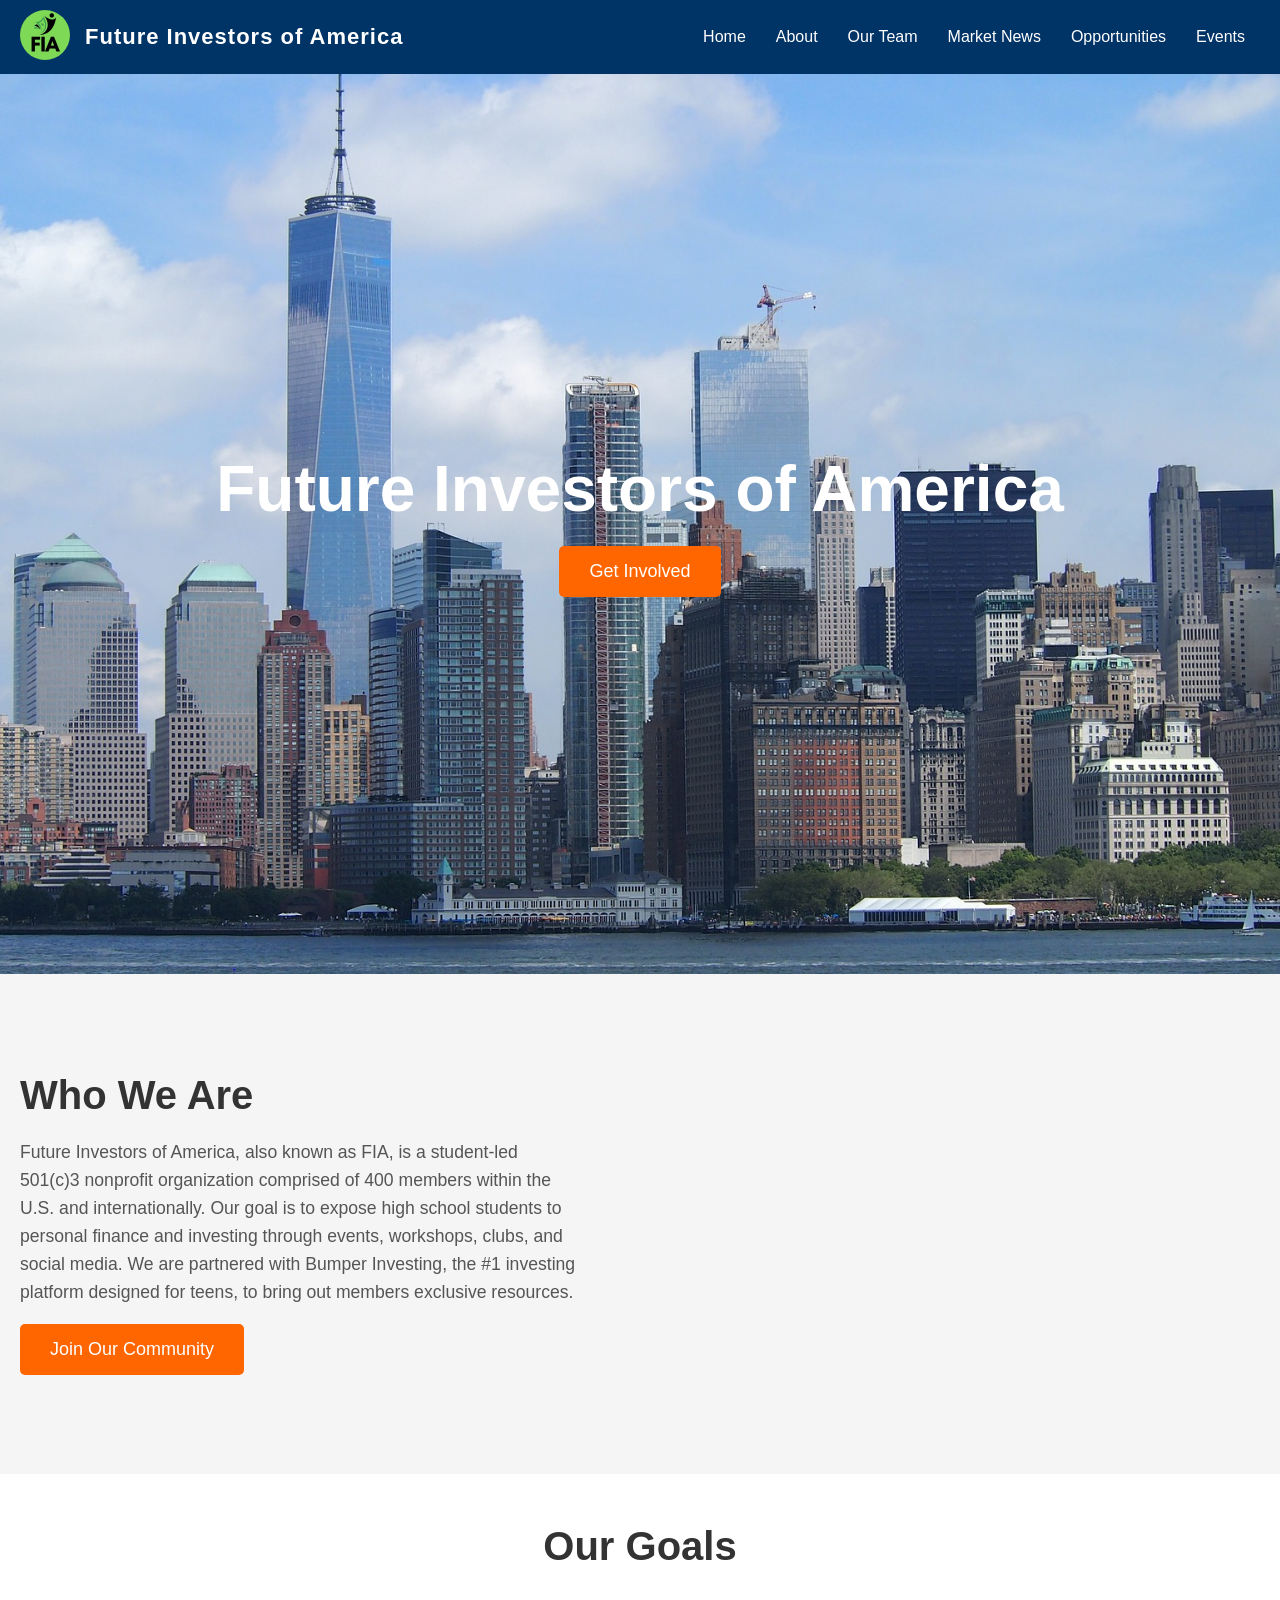
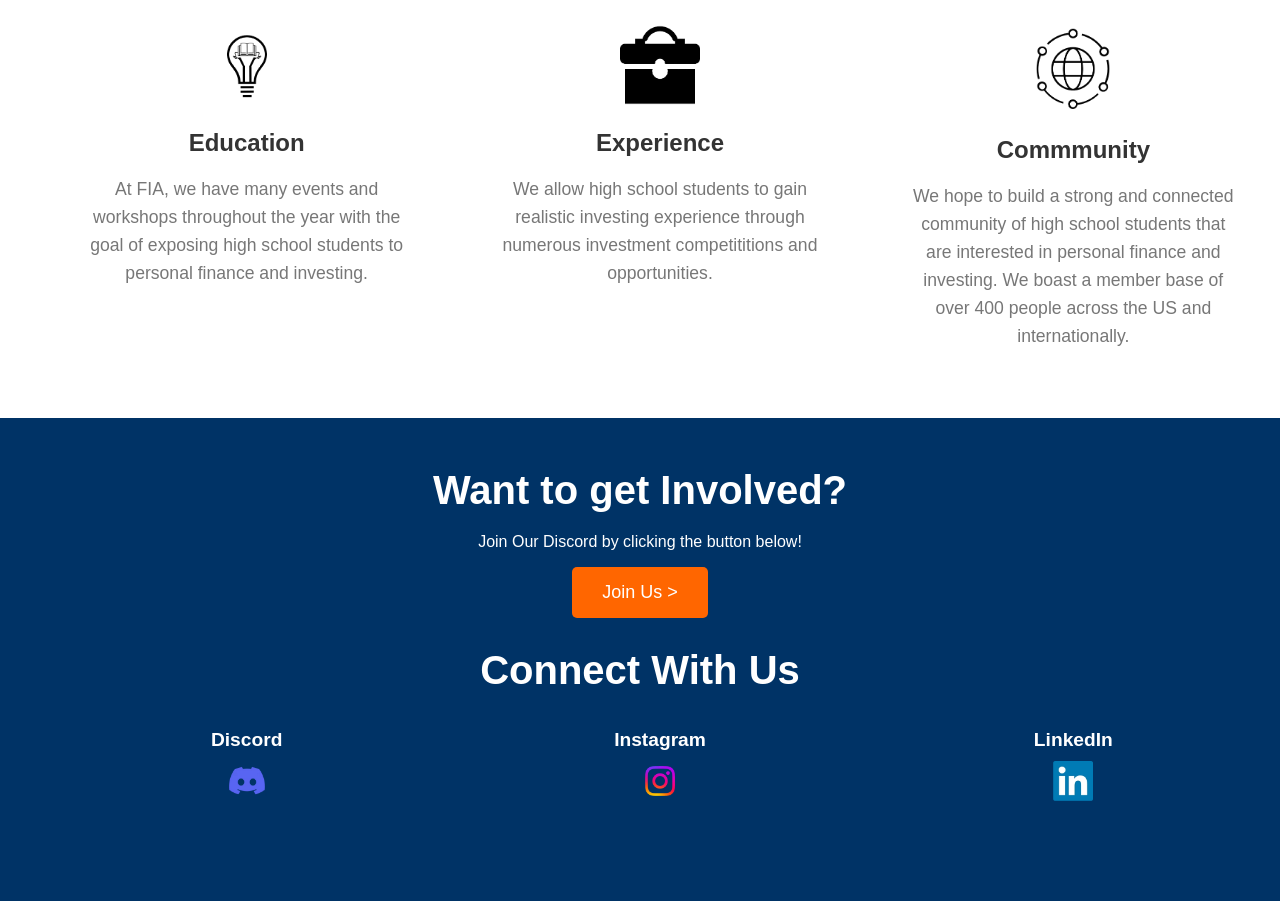
<file: index.html>
<!DOCTYPE html>
<html lang="en">
  <head>
    <meta charset="utf-8">
    <meta name="viewport" content="width=device-width, initial-scale=1.0">

    <link rel="apple-touch-icon" sizes="180x180" href="/apple-touch-icon.png">
    <link rel="icon" type="image/png" sizes="32x32" href="/favicon-32x32.png">
    <link rel="icon" type="image/png" sizes="16x16" href="/favicon-16x16.png">
    <link rel="manifest" href="/site.webmanifest">

    <link rel="stylesheet" href="mainV3.css"></link>
    <link rel="stylesheet" href="https://use.fontawesome.com/releases/v5.8.2/css/all.css"></link>
    <title>Future Investor's of America</title>
  </head>
  <body>
    <header>
      <nav id="navbar">
        <ul id="one">
            <li><img id="logo" src="img/FIALogo (1).jpg"></li>
            <li id="name"><b>Future Investors of America</b></li>
        </ul>
        <ul id="two">
            <li><a href="#mainSection">Home</a></li>
            <li><a href="#who">About</a></li>
            <li><a href="team.html">Our Team</a></li>
            <li><a href="news.html">Market News</a></li>
            <li><a href="opportunities.html">Opportunities</a></li>
            <li id="eventsLink"><a href="events.html">Events</a></li>
        </ul>
      </nav>
    </header>
    <main>
        <section id="mainSection">
            <h1>Future Investors of America</h1>
            <a href="events.html">
                <button id="invovledBtn">Get Involved</button>
            </a>
        </section>
        <section id="who">
            <section id="blurb">
                <h1>Who We Are</h1>
                <p>Future Investors of America, also known as FIA, is a student-led 501(c)3 nonprofit organization comprised of 400 members within the U.S. and internationally. Our goal is to expose high school students to personal finance and investing through events, workshops, clubs, and social media. We are partnered with Bumper Investing, the #1 investing platform designed for teens, to bring out members exclusive resources.</p>
                <a target="_blank" href="https://discord.gg/eRMZgt3uHq">
                    <button>Join Our Community</button>
                </a>
            </section>
            <section id="pic"></section>
        </section>
        <section id="goals">
            <h1>Our Goals</h1>
            <section id="pillars">
            <section>
                <ul>
                    <li><img src="img/education-removebg-preview (1).png"></li>
                    <li>
                        <h3><strong>Education</strong></h3>
                    </li>
                    <li>
                        <p id="problem">At FIA, we have many events and workshops throughout the year with the goal of exposing high school students to personal finance and investing.</p>
                    </li>
                </ul>
            </section>
            <section>
                <ul>
                    <li><img src="img/xp-removebg-preview (1).png"></li>
                    <li>
                        <h3><strong>Experience</strong></h3>
                    </li>
                    <li>
                        <p>We allow high school students to gain realistic investing experience through numerous investment competititions and opportunities.</p>
                    </li>
                </ul>
            </section>
            <section id="bad">
                <ul>
                    <li><img src="img/community-removebg-preview (1).png"></li>
                    <li>
                        <h3><strong>Commmunity</strong></h3>
                    </li>
                    <li>
                        <p>We hope to build a strong and connected community of high school students that are interested in personal finance and investing. We boast a member base of over 400 people across the US and internationally.</p>
                    </li>
                </ul>
            </section>
            </section>
        </section>

        <section id="CTA">
            <section id="split1">
                <h2>Want to get Involved?</h2>
                <p>Join Our Discord by clicking the button below!</p>
                <button><a target="_blank" href="https://discord.gg/eRMZgt3uHq">Join Us > </a></button> 
            </section>
            <section id="split2">
                <h1>Connect With Us</h1>
                <section id="grid">
                    <section>
                        <ul>
                            <li><h5>Discord</h5></li>
                            <li><a target="_blank" href="https://discord.gg/eRMZgt3uHq"><img src="img/discord.avif"></a></li>
                        </ul>
                    </section>
                    <section>
                        <ul>
                            <li><h5>Instagram</h5></li>
                            <li><a target="_blank" href="https://www.instagram.com/future_investors_of_america/"><img src="img/insta.avif"></a></li>
                        </ul>
                    </section>
                    <section>
                        <ul>
                            <li><h5>LinkedIn</h5></li>
                            <li><a target="_blank" href="https://www.linkedin.com/company/futureinvestorsofamerica/"><img src="img/linkedin.avif"></a></li>
                        </ul>
                    </section>
                </section>
            </section>
        </section>
    </main>
    <!--<footer>
        <p class="copyright">© 2025 Future Investors of America</p>
    </footer>-->
  </body>
</html>
</file>
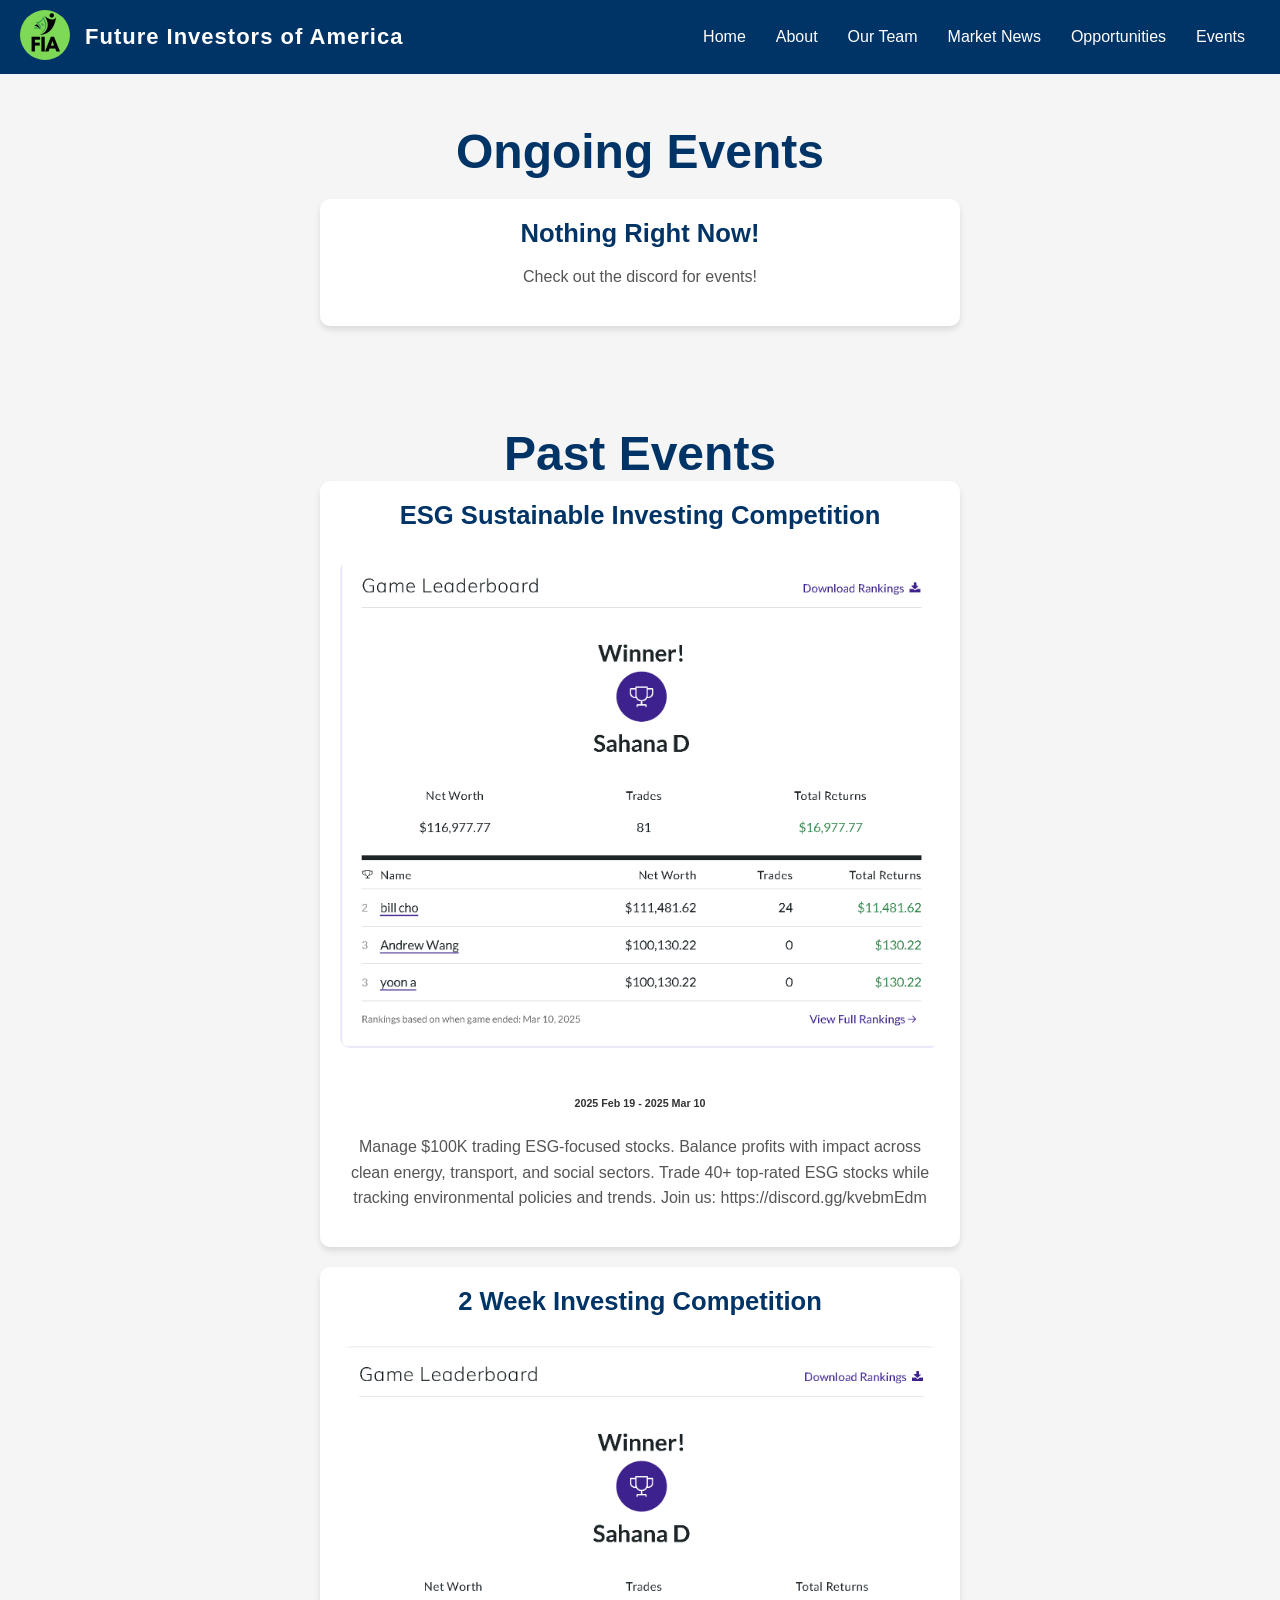
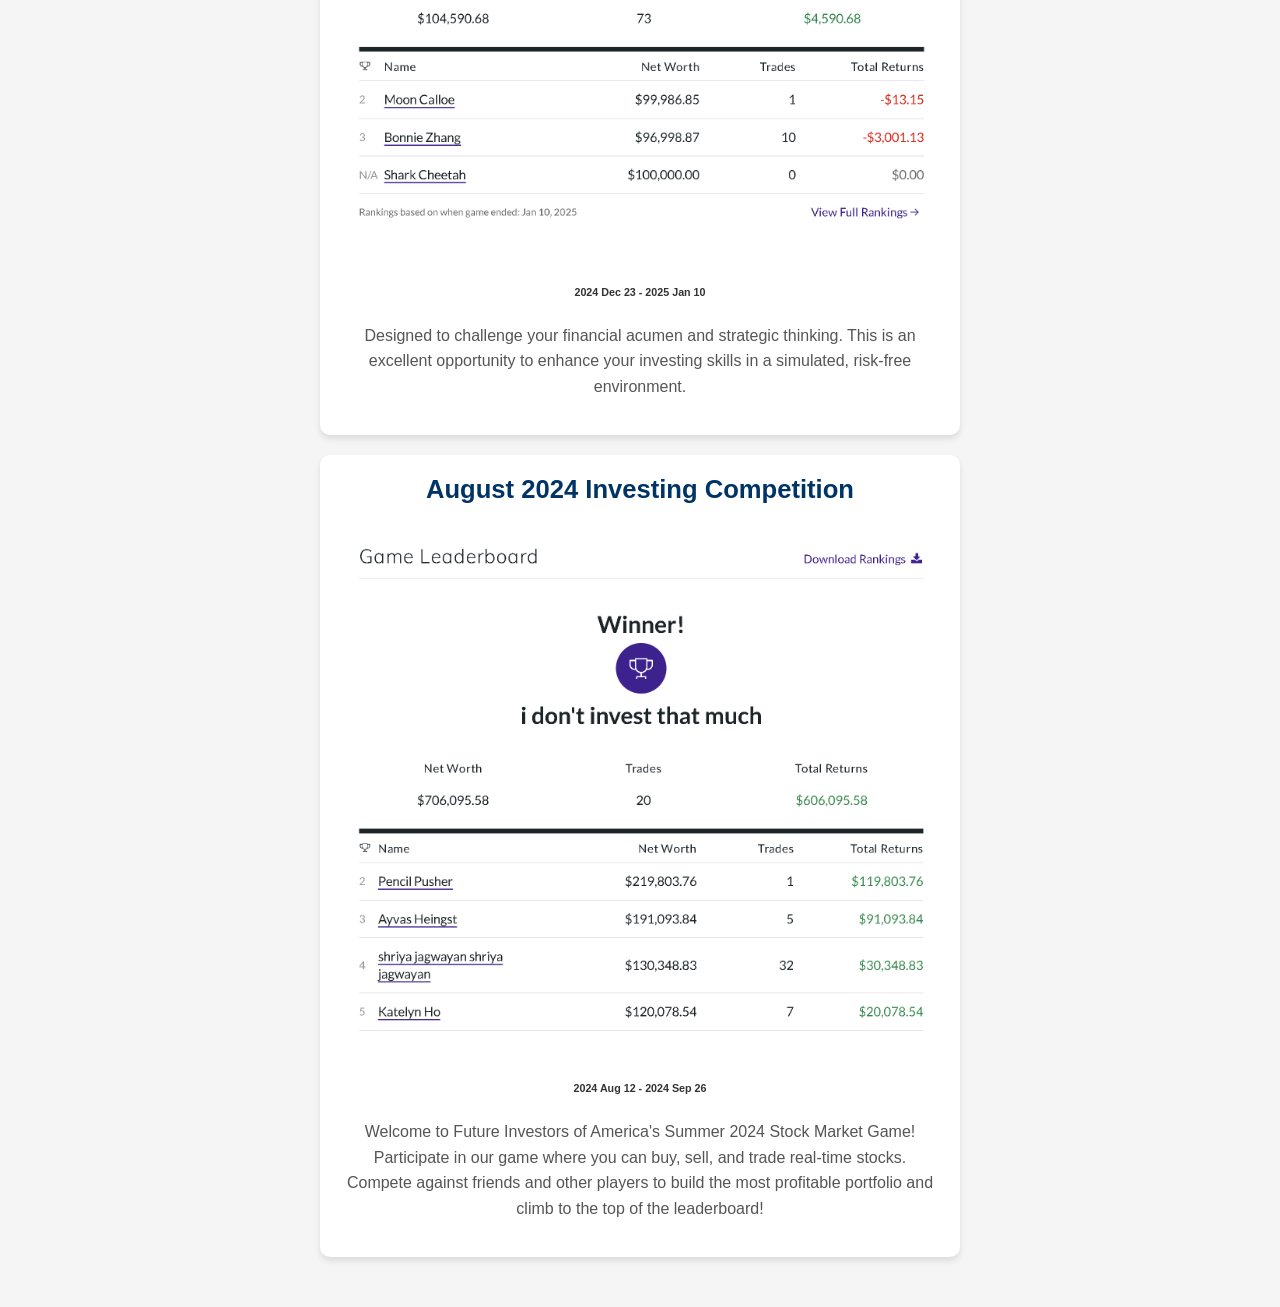
<file: events.html>
<!DOCTYPE html>
<html lang="en">
  <head>
    <meta charset="utf-8">
    <meta name="viewport" content="width=device-width, initial-scale=1.0">
    
    <link rel="apple-touch-icon" sizes="180x180" href="/apple-touch-icon.png">
    <link rel="icon" type="image/png" sizes="32x32" href="/favicon-32x32.png">
    <link rel="icon" type="image/png" sizes="16x16" href="/favicon-16x16.png">
    <link rel="manifest" href="/site.webmanifest">

    <link rel="stylesheet" href="eventsStylesV3.css"></link>
    <link rel="stylesheet" href="https://use.fontawesome.com/releases/v5.8.2/css/all.css"></link>
    <title>Future Investor's of America</title>
  </head>
  <body>
    <header>
      <nav id="navbar">
        <ul id="one">
            <li><img id="logo" src="img/FIALogo (1).jpg"></li>
            <li id="name"><b>Future Investors of America</b></li>
        </ul>
        <ul id="two">
            <li><a href="index.html">Home</a></li>
            <li><a href="index.html#who">About</a></li>
            <li><a href="team.html">Our Team</a></li>
            <li><a href="news.html">Market News</a></li>
            <li><a href="opportunities.html">Opportunities</a></li>
            <li id="eventsLink"><a href="#heading">Events</a></li>
        </ul>
      </nav>
    </header>
    <main>
        <section id="heading">
            <h1>Ongoing Events</h1>
            <div class="currentEvents">
              <div class="card">
                <h4>Nothing Right Now!</h4>
                <p>Check out the discord for events!</p>
              </div>
            </div>
        </section>
        <section id="heading2">
            <h1>Past Events</h1>
            <div class="pastComps">
              <div class="card">
                <h4>ESG Sustainable Investing Competition</h4>
                <img src="./img/Screenshot 2025-03-15 091529.png">
                <h6>2025 Feb 19 - 2025 Mar 10</h6>
                <p>Manage $100K trading ESG-focused stocks. Balance profits with impact across clean energy, transport, and social sectors. Trade 40+ top-rated ESG stocks while tracking environmental policies and trends. Join us: https://discord.gg/kvebmEdm</p>
              </div>
              <div class="card">
                <h4>2 Week Investing Competition</h4>
                <img src="./img/Screenshot 2025-03-15 093328.png">
                <h6>2024 Dec 23 - 2025 Jan 10</h6>
                <p>Designed to challenge your financial acumen and strategic thinking. This is an excellent opportunity to enhance your investing skills in a simulated, risk-free environment.</p>
              </div>
              <div class="card">
                <h4>August 2024 Investing Competition</h4>
                <img src="./img/Screenshot 2025-03-15 093551.png">
                <h6>2024 Aug 12 - 2024 Sep 26</h6>
                <p>Welcome to Future Investors of America's Summer 2024 Stock Market Game! Participate in our game where you can buy, sell, and trade real-time stocks. Compete against friends and other players to build the most profitable portfolio and climb to the top of the leaderboard!</p>
              </div>
            </div>
        </section>
    <!--<footer>
        <p class="copyright">© 2025 Future Investors of America</p>
    </footer>-->
  </body>
</html>
</file>
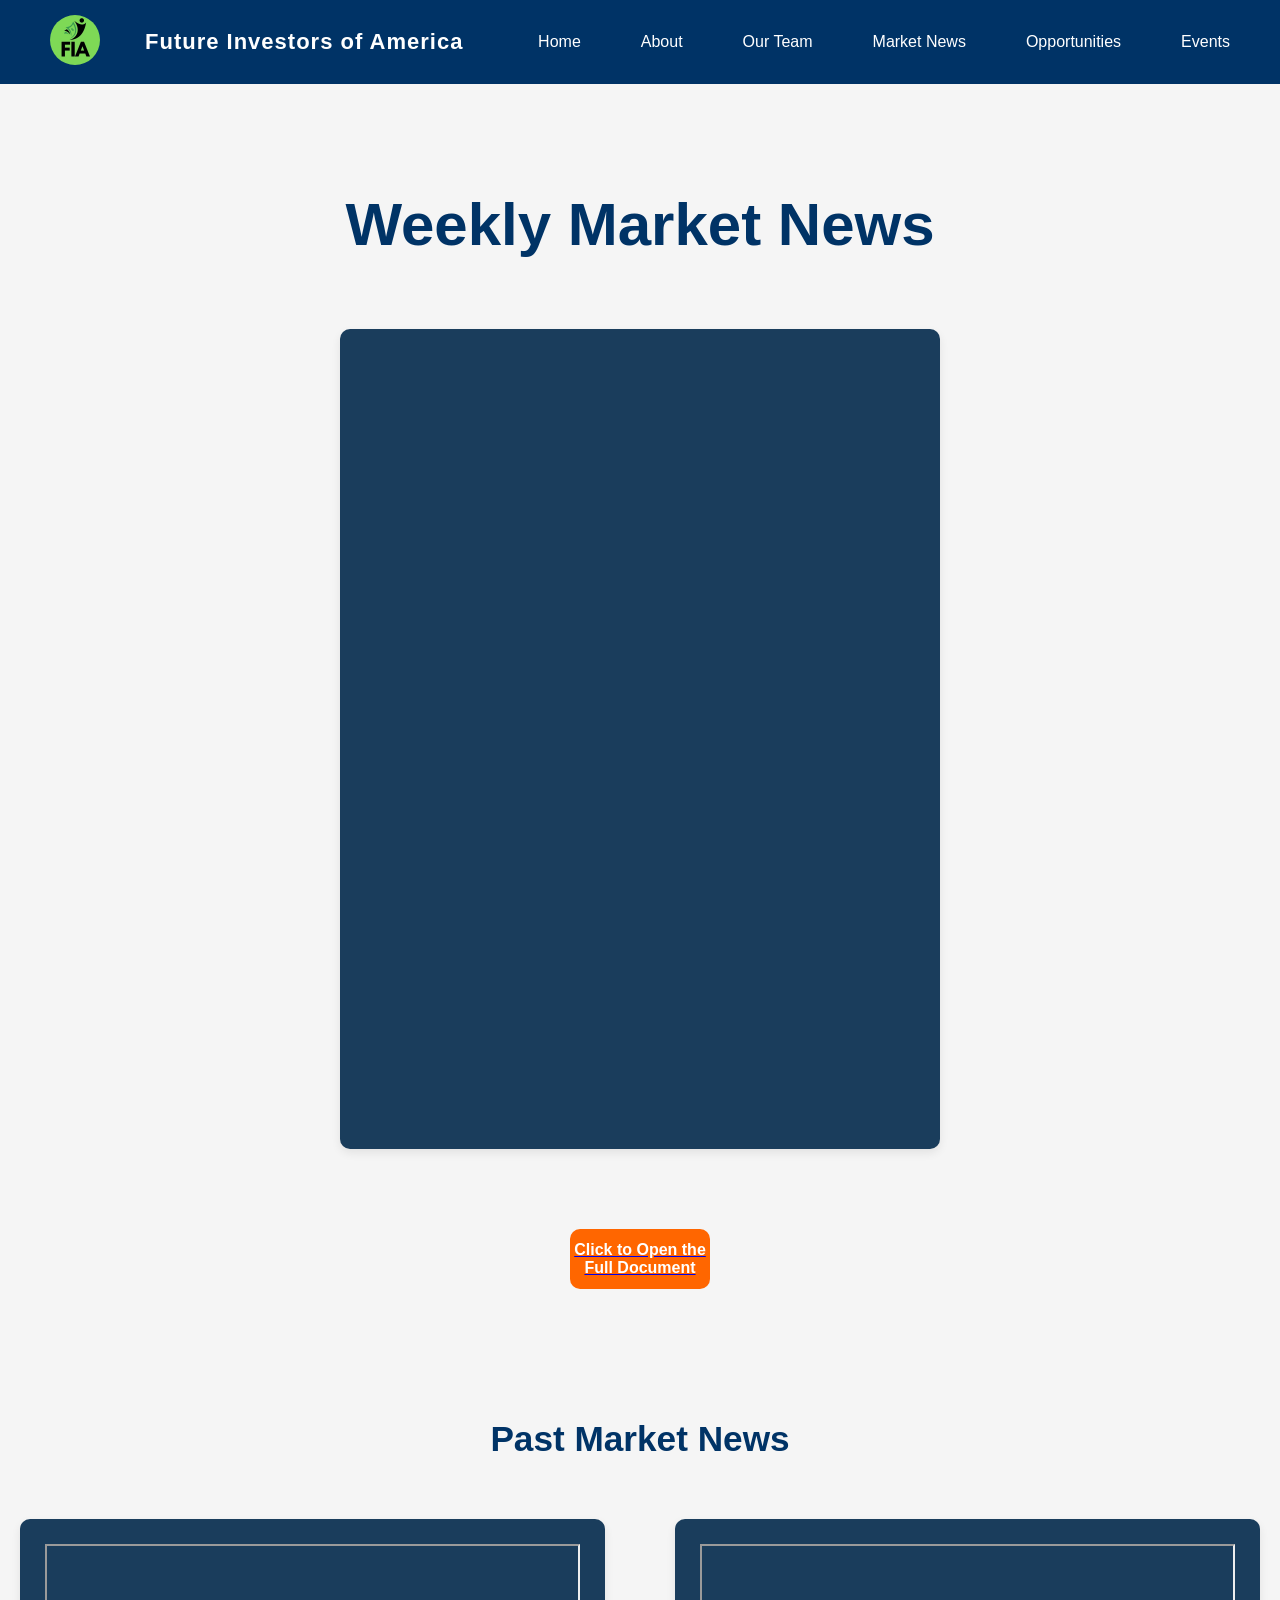
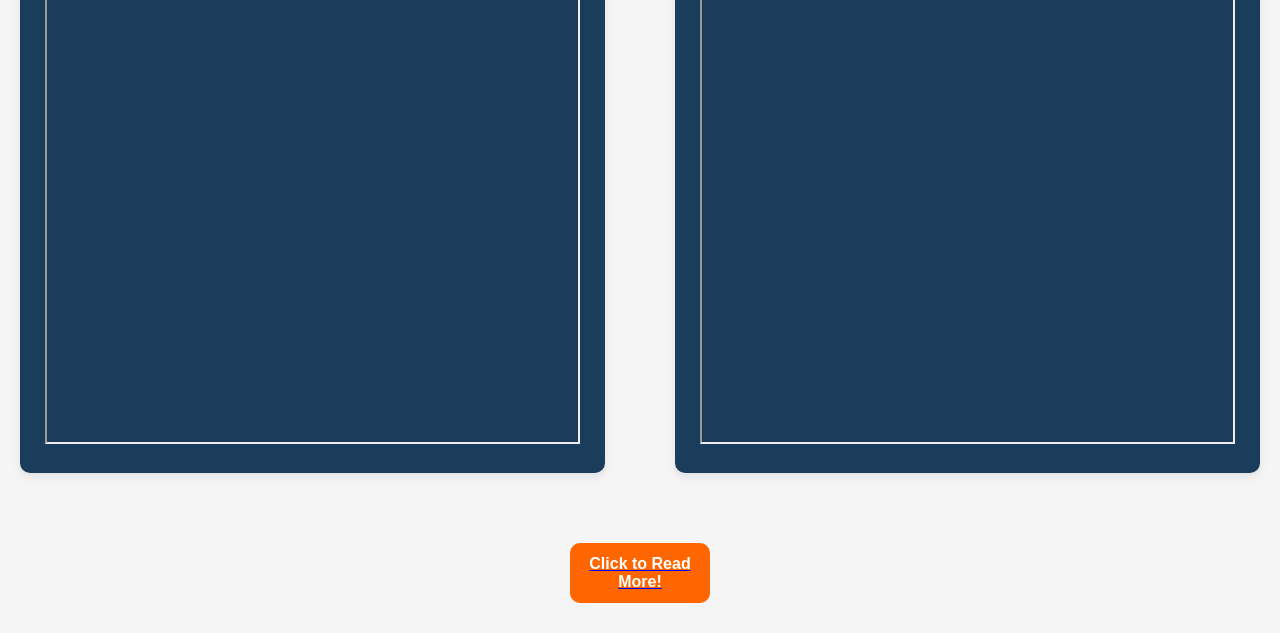
<file: news.html>
<!DOCTYPE html>
<html lang="en">
  <head>
    <meta charset="utf-8">
    <meta name="viewport" content="width=device-width, initial-scale=1.0">

    <link rel="apple-touch-icon" sizes="180x180" href="/apple-touch-icon.png">
    <link rel="icon" type="image/png" sizes="32x32" href="/favicon-32x32.png">
    <link rel="icon" type="image/png" sizes="16x16" href="/favicon-16x16.png">
    <link rel="manifest" href="/site.webmanifest">

    <link rel="stylesheet" href="newsStylesV3.css"></link>
    <link rel="stylesheet" href="https://use.fontawesome.com/releases/v5.8.2/css/all.css"></link>
    <title>Future Investor's of America</title>
  </head>
  <body>
    <header>
      <nav id="navbar">
        <ul id="one">
            <li><img id="logo" src="img/FIALogo (1).jpg"></li>
            <li id="name"><b>Future Investors of America</b></li>
        </ul>
        <ul id="two">
            <li><a href="index.html">Home</a></li>
            <li><a href="index.html#who">About</a></li>
            <li><a href="team.html">Our Team</a></li>
            <li><a href="#heading">Market News</a></li>
            <li><a href="opportunities.html">Opportunities</a></li>
            <li id="eventsLink"><a href="events.html">Events</a></li>
        </ul>
      </nav>
    </header>
    <main>
        <section id="heading">
            <h1>Weekly Market News</h1>
        </section>
        <section id="recent">
          <div class="card">
            <iframe src="https://docs.google.com/document/d/e/2PACX-1vQe_J5pJXuOaNnKu-MLnsa3EA7Y9UoFZq3zQqQ9bq4fwa5yZIkJIxC1NSqX_HEkJqYF44nYPDzyLHNj/pub?embedded=true"></iframe>
          </div>
          <a href="https://docs.google.com/document/d/1_eBqyfvs1qmnO3wJk8c_zHZAl7-JMAL8OhFCJBeZRLo/edit?usp=sharing" target="_blank">
            <button id="button1">Click to Open the Full Document</button>
          </a>
          </section>        
          <h3>Past Market News</h3>
        <section id="past">
          <div class="card">
            <iframe src="https://docs.google.com/document/d/e/2PACX-1vSF5oHwireW1TpfBkgxzxhr5pEUZWYihgHtSuQwmsgVQSyU0p5Ts1JOHqAO9EKbKugQLuG6SOwaHlBv/pub?embedded=true"></iframe>
          </div>
          <div class="card">
            <iframe src="https://docs.google.com/document/d/e/2PACX-1vSW0qGDH1LZzEICbgxPTsNBrA5Kp7c9vLYE_kWqmBA52d2wr6gCX0xG142eZTV2SV6WO-iVXzAIL5Xc/pub?embedded=true"></iframe>
          </div>
          <!-- Change doc links when done -->
        </section>
        <a href="https://drive.google.com/drive/folders/1obF62Zwj1urRFR1ZAWN6A-w291ugO2zE?usp=sharing" target="_blank">
          <button id="button2">Click to Read More!</button>
        </a>
          <!-- add button link when done -->
    </main>
    <!--<footer>
        <p class="copyright">© 2025 Future Investors of America</p>
    </footer>-->
  </body>
</html>
</file>
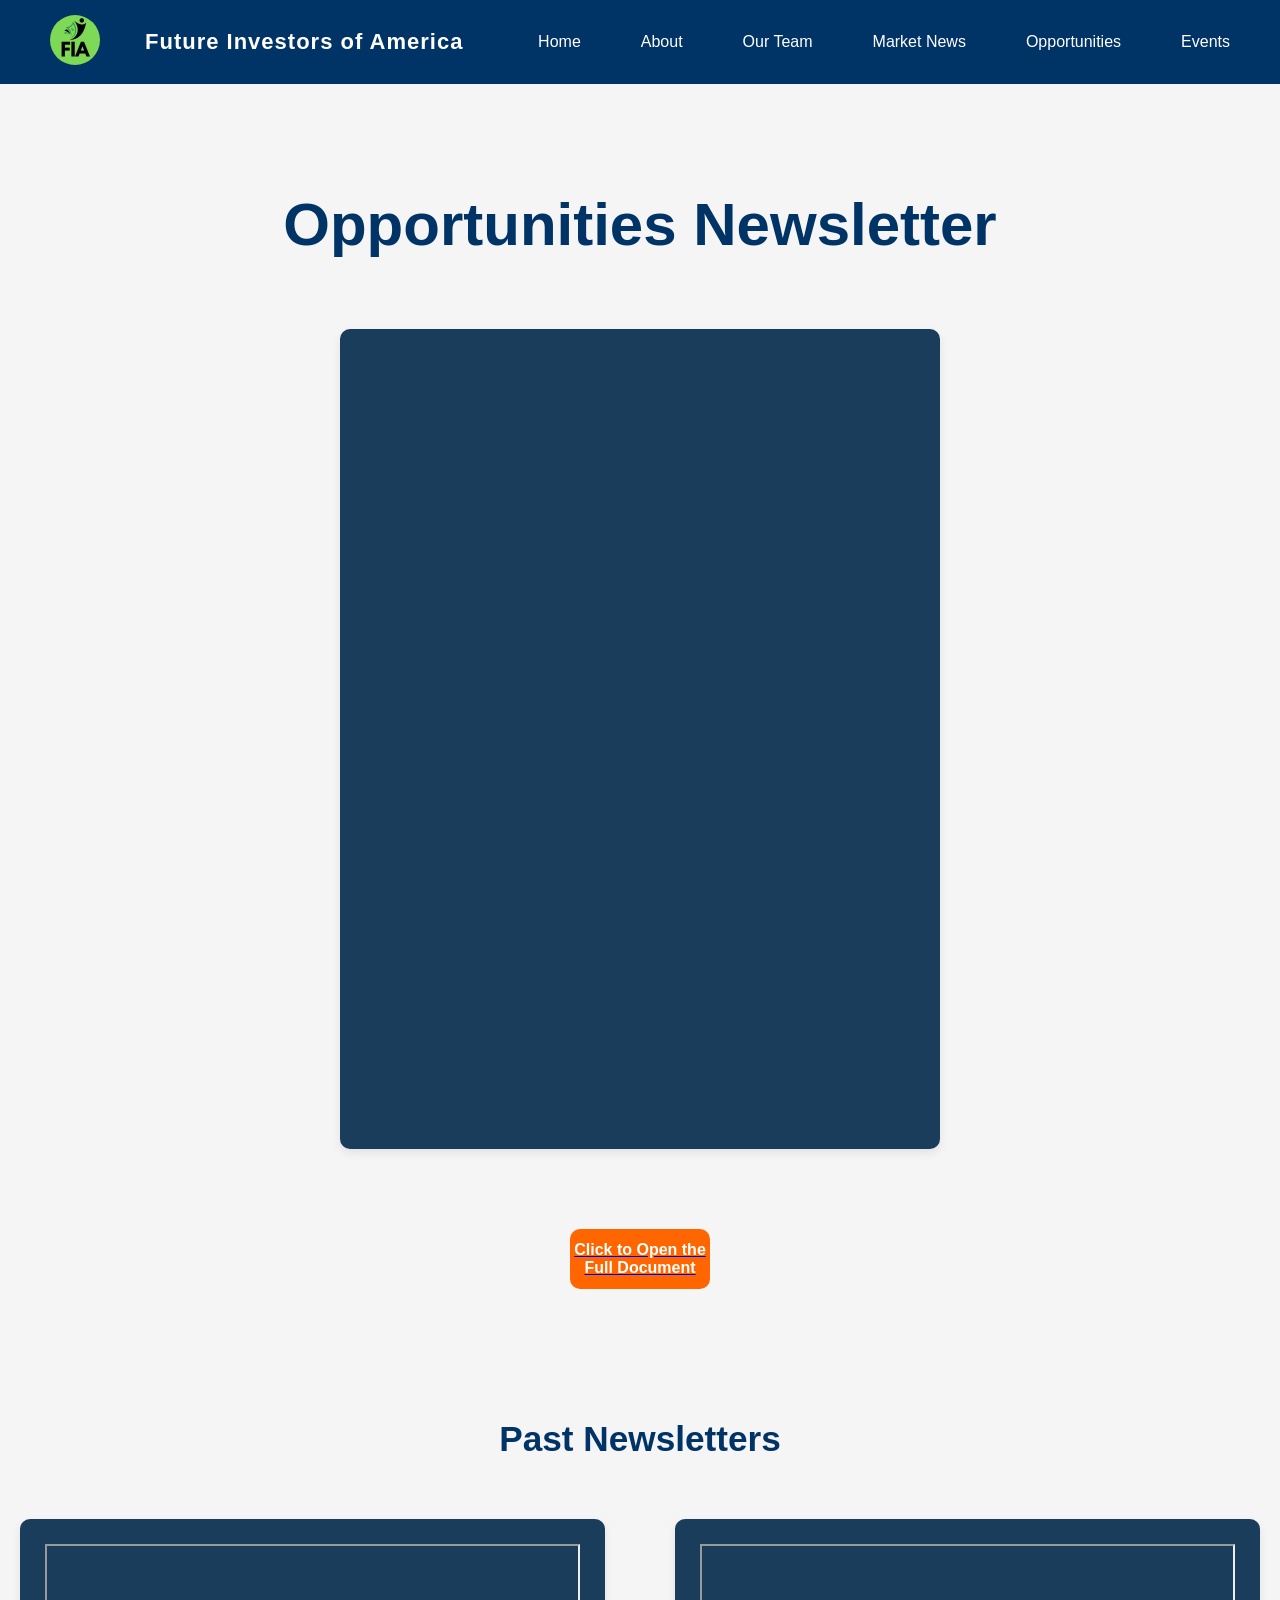
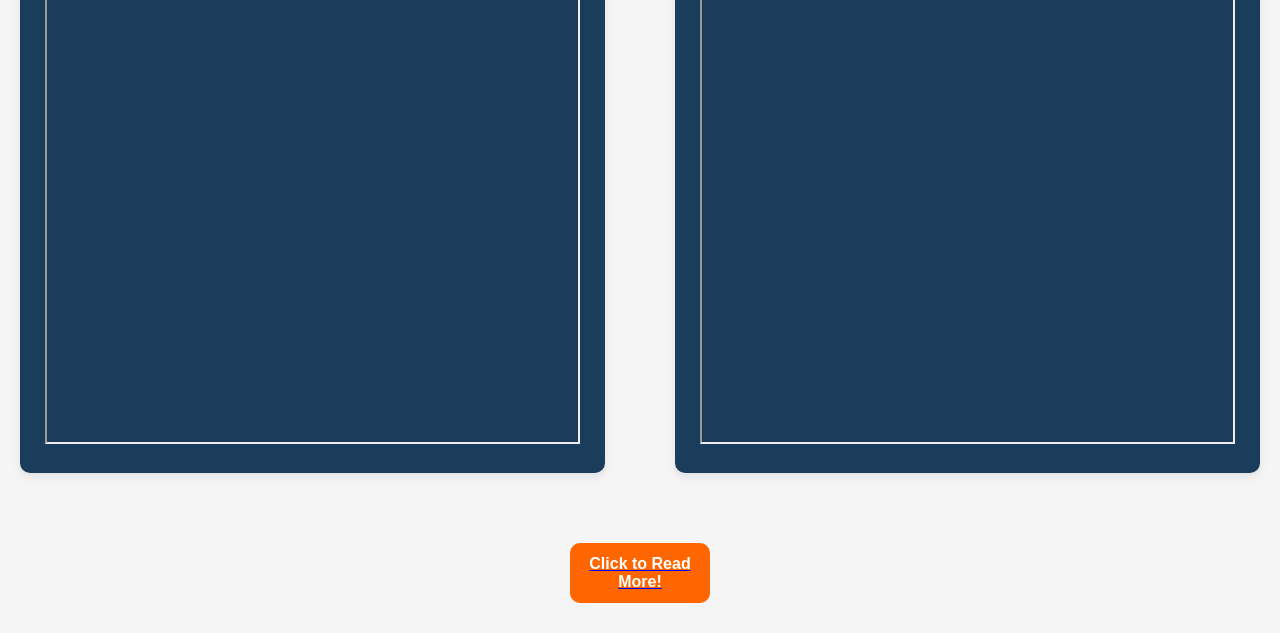
<file: opportunities.html>
<!DOCTYPE html>
<html lang="en">
  <head>
    <meta charset="utf-8">
    <meta name="viewport" content="width=device-width, initial-scale=1.0">

    <link rel="apple-touch-icon" sizes="180x180" href="/apple-touch-icon.png">
    <link rel="icon" type="image/png" sizes="32x32" href="/favicon-32x32.png">
    <link rel="icon" type="image/png" sizes="16x16" href="/favicon-16x16.png">
    <link rel="manifest" href="/site.webmanifest">

    <link rel="stylesheet" href="opportunitiesStylesV3.css"></link>
    <link rel="stylesheet" href="https://use.fontawesome.com/releases/v5.8.2/css/all.css"></link>
    <title>Future Investor's of America</title>
  </head>
  <body>
    <header>
      <nav id="navbar">
        <ul id="one">
            <li><img id="logo" src="img/FIALogo (1).jpg"></li>
            <li id="name"><b>Future Investors of America</b></li>
        </ul>
        <ul id="two">
            <li><a href="index.html">Home</a></li>
            <li><a href="index.html#who">About</a></li>
            <li><a href="team.html">Our Team</a></li>
            <li><a href="news.html">Market News</a></li>
            <li><a href="#heading">Opportunities</a></li>
            <li id="eventsLink"><a href="events.html">Events</a></li>
        </ul>
      </nav>
    </header>
    <main>
        <section id="heading">
            <h1>Opportunities Newsletter</h1>
        </section>
        <section id="recent">
          <div class="card">
            <iframe src="https://docs.google.com/document/d/e/2PACX-1vTKKI6isQyErptE_N2oulOfBjVuwZxEKFJRoiCJsPvZXbK-B_hlZ-Fdz_zg2SLkRv55cVsIjCsd3QRH/pub?embedded=true"></iframe>
          </div>
          <a href="https://docs.google.com/document/d/1unzb1nMdRcUQLWjUYHgr-0pZrQE92bksufSw5zgsI9c/edit?usp=sharing" target="_blank">
            <button id="button1">Click to Open the Full Document</button>
          </a>
          </section>        
          <h3>Past Newsletters</h3>
        <section id="past">
          <div class="card">
            <iframe src="https://docs.google.com/document/d/e/2PACX-1vQ_9uzV6jWgcGIu9mZiSPCXZ7KGSj3m3DU7lLrYvz7C1ZY5q89IURy4uR0clNPISi9IxV3QcXGDke2n/pub?embedded=true"></iframe>
          </div>
          <div class="card">
            <iframe src="https://docs.google.com/document/d/e/2PACX-1vRSjgSAvgbCd6X74LhJFFjV3nZbPp1frozkYdVaWHqIJ3KIJl6lWfKAaPIzALbqiCoqD8LWPSqBslyK/pub?embedded=true"></iframe>
          </div>
          <!-- Change doc links when done -->
        </section>
        <a href="https://drive.google.com/drive/folders/1pCXCNUzdL2g9mLihvVuok0UENb_QfE-y?usp=sharing" target="_blank">
          <button id="button2">Click to Read More!</button>
        </a>
          <!-- add button link when done -->
    </main>
    <!--<footer>
        <p class="copyright">© 2025 Future Investors of America</p>
    </footer>-->
  </body>
</html>
</file>
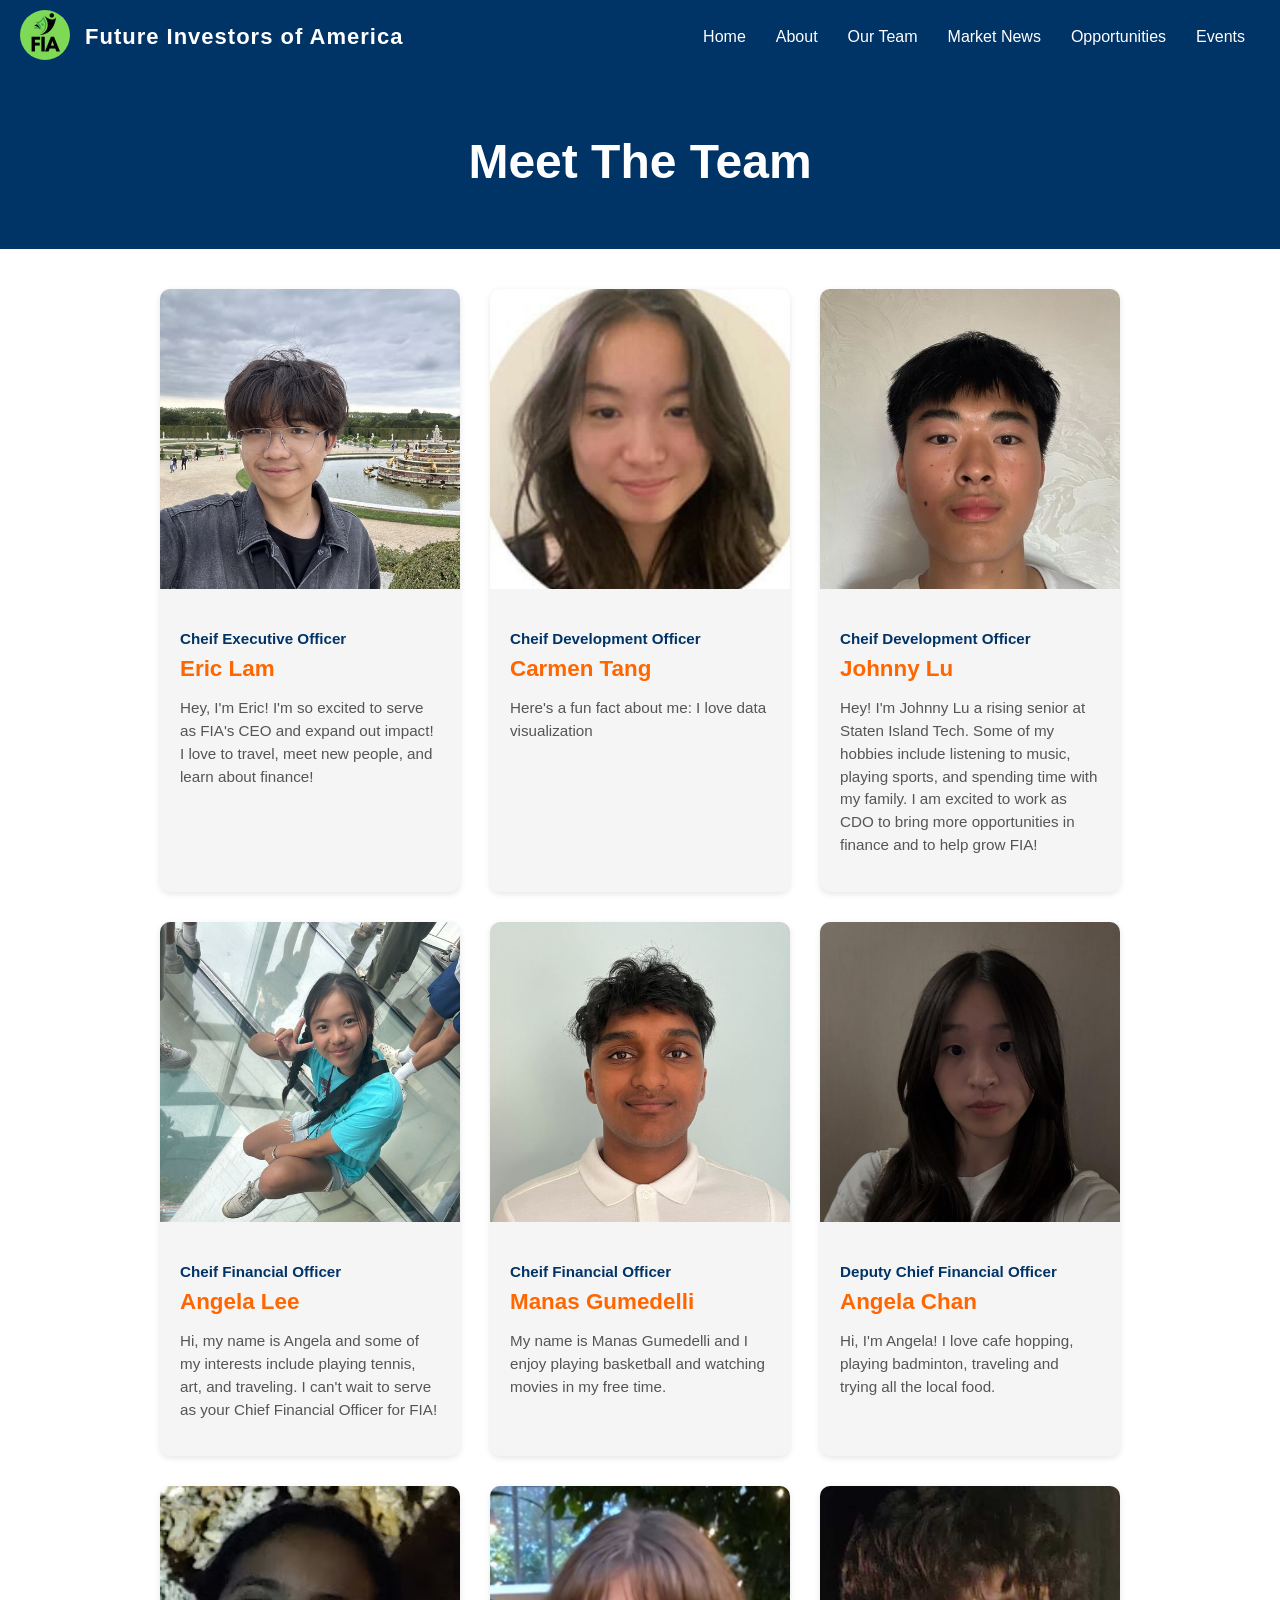
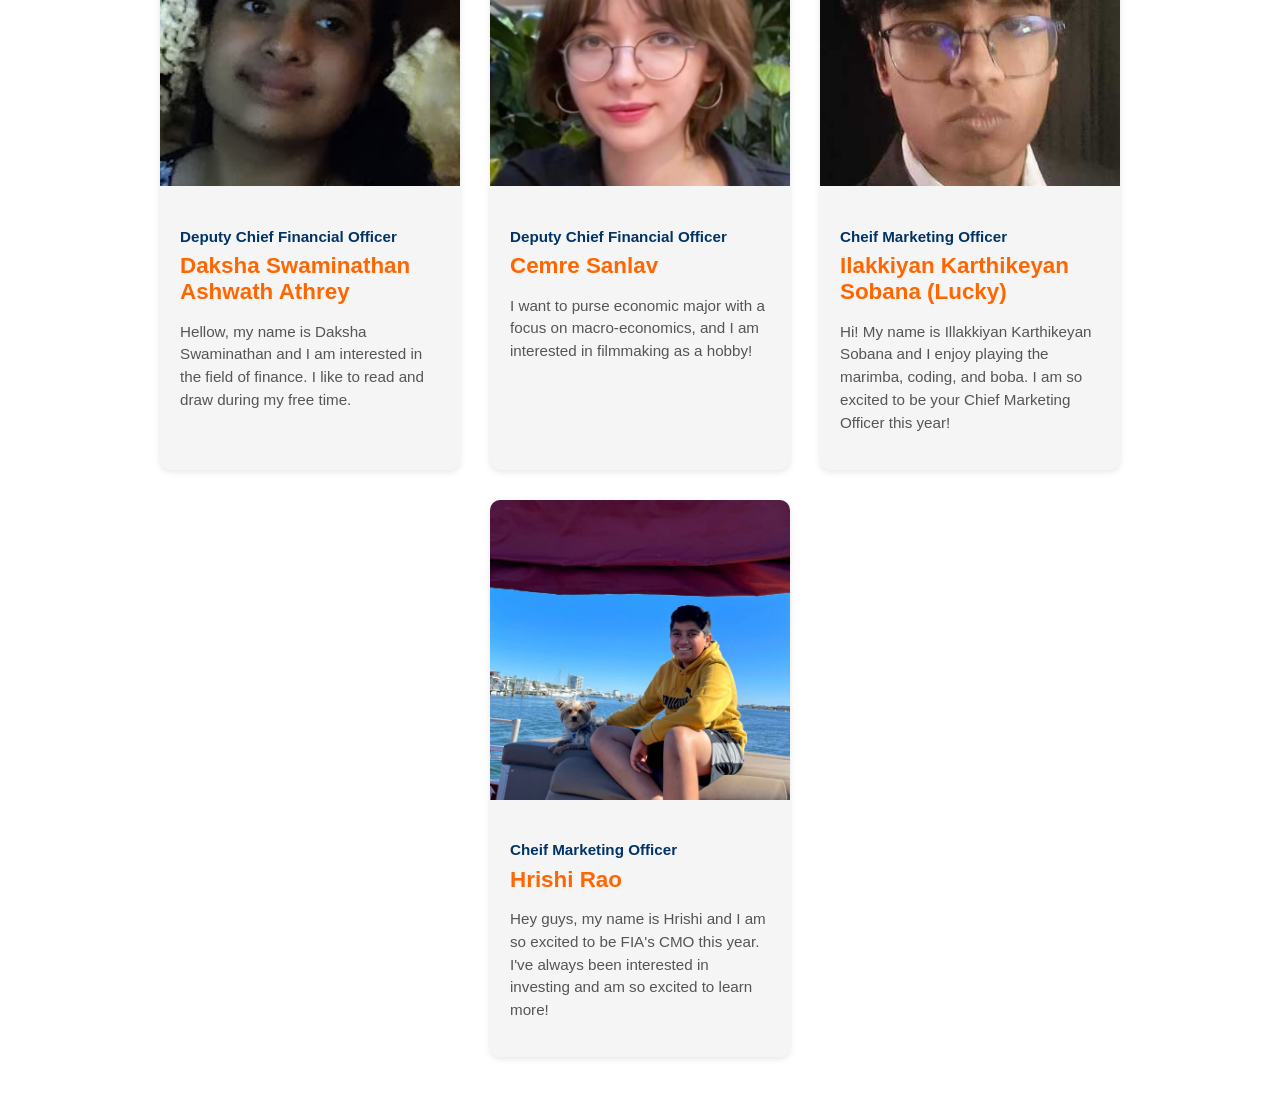
<file: team.html>
<!DOCTYPE html>
<html lang="en">
  <head>
    <meta charset="utf-8">
    <meta name="viewport" content="width=device-width, initial-scale=1.0">

    <link rel="apple-touch-icon" sizes="180x180" href="/apple-touch-icon.png">
    <link rel="icon" type="image/png" sizes="32x32" href="/favicon-32x32.png">
    <link rel="icon" type="image/png" sizes="16x16" href="/favicon-16x16.png">
    <link rel="manifest" href="/site.webmanifest">

    <link rel="stylesheet" href="teamStylesV3.css"></link>
    <link rel="stylesheet" href="https://use.fontawesome.com/releases/v5.8.2/css/all.css"></link>
    <title>Future Investor's of America</title>
  </head>
  <body>
    <header>
      <nav id="navbar">
        <ul id="one">
            <li><img id="logo" src="img/FIALogo (1).jpg"></li>
            <li id="name"><b>Future Investors of America</b></li>
        </ul>
        <ul id="two">
            <li><a href="index.html">Home</a></li>
            <li><a href="index.html#who">About</a></li>
            <li><a href="#heading">Our Team</a></li>
            <li><a href="news.html">Market News</a></li>
            <li><a href="opportunities.html">Opportunities</a></li>
            <li id="eventsLink"><a href="events.html">Events</a></li>
        </ul>
      </nav>
    </header>
    <main>
        <section id="heading">
            <h1>Meet The Team</h1>
        </section>
        <section id="faces">
            <ul>
                <li>
                    <img src="teamImg/Eric.jpg"></img>
                    <section id="text">
                        <p>Cheif Executive Officer</p>
                        <h2>Eric Lam</h2>
                        <p>Hey, I'm Eric! I'm so excited to serve as FIA's CEO and expand out impact! I love to travel, meet new people, and learn about finance!</p>
                    </section>
                </li>
                <li>
                    <img src="teamImg/carmenCrop.jpg"></img>
                    <section id="text">
                        <p>Cheif Development Officer</p>
                        <h2>Carmen Tang</h2>
                        <p>Here's a fun fact about me: I love data visualization</p>
                    </section>
                </li>
                <li>
                    <img src="teamImg/Johnny5.jpg"></img>
                    <section id="text">
                        <p>Cheif Development Officer</p>
                        <h2>Johnny Lu</h2>
                        <p>Hey! I'm Johnny Lu a rising senior at Staten Island Tech. Some of my hobbies include listening to music, playing sports, and spending time with my family. I am excited to work as CDO to bring more opportunities in finance and to help grow FIA!</p>
                    </section>
                </li>
                <li>
                    <img src="teamImg/Angela LeeCrop.jpg"></img>
                    <section id="text">
                        <p>Cheif Financial Officer</p>
                        <h2>Angela Lee</h2>
                        <p>Hi, my name is Angela and some of my interests include playing tennis, art, and traveling. I can't wait to serve as your Chief Financial Officer for FIA!</p>
                        </section>
                </li>
                <li>
                    <img src="teamImg/ManasCrop.jpg"></img>
                    <section id="text">
                        <p>Cheif Financial Officer</p>
                        <h2>Manas Gumedelli</h2>
                        <p>My name is Manas Gumedelli and I enjoy playing basketball and watching movies in my free time.</p>
                        </section>
                </li>
                <li>
                    <img src="teamImg/Angela Chan.png"></img>
                    <section id="text">
                        <p>Deputy Chief Financial Officer</p>
                        <h2>Angela Chan</h2>
                        <p>Hi, I'm Angela! I love cafe hopping, playing badminton, traveling and trying all the local food.</p>
                    </section>
                </li>
                <li>
                    <img src="teamImg/DakshaCopy.png"></img>
                    <section id="text">
                        <p>Deputy Chief Financial Officer</p>
                        <h2>Daksha Swaminathan Ashwath Athrey</h2>
                        <p>Hellow, my name is Daksha Swaminathan and I am interested in the field of finance. I like to read and draw during my free time.</p>
                    </section>
                </li>
                <li>
                    <img src="teamImg/CemreCrop.png"></img>
                    <section id="text">
                        <p>Deputy Chief Financial Officer</p>
                        <h2>Cemre Sanlav</h2>
                        <p>I want to purse economic major with a focus on macro-economics, and I am interested in filmmaking as a hobby!</p>
                    </section>
                </li>
                <li>
                    <img src="teamImg/LuckyCrop.jpg"></img>
                    <section id="text">
                        <p>Cheif Marketing Officer</p>
                        <h2>Ilakkiyan Karthikeyan Sobana (Lucky)</h2>
                        <p>Hi! My name is Illakkiyan Karthikeyan Sobana and I enjoy playing the marimba, coding, and boba. I am so excited to be your Chief Marketing Officer this year!</p>
                    </section>
                </li>
                <li>
                    <img src="teamImg/IMG_7073.jpg"></img>
                    <section id="text">
                        <p>Cheif Marketing Officer</p>
                        <h2>Hrishi Rao</h2>
                        <p>Hey guys, my name is Hrishi and I am so excited to be FIA's CMO this year. I've always been interested in investing and am so excited to learn more!</p>
                    </section>
                </li>
            </ul>
        </section>
    </main>
    <!--<footer>
        <p class="copyright">© 2025 Future Investors of America</p>
    </footer>-->
  </body>
</html>
</file>
<file: mainV3.css>
/* General Body Styling */
body {
    font-family: 'Arial', sans-serif;
    margin: 0;
    padding: 0;
    background-color: #f5f5f5;
    color: #333;
  }
  
  h1, h2, h3, h4, h5 {
    margin: 0;
    font-weight: bold;
  }
  
  a {
    text-decoration: none;
    color: inherit;
  }
  
  /* Header Styling */
  header {
    background-color: #003366; /* Deep blue color for the navbar */
    color: white;
    padding: 10px 20px;
  }
  
  #navbar {
    display: flex;
    justify-content: space-between;
    align-items: center;
    flex-wrap:wrap;
  }
  
  #navbar ul {
    display: flex;
    align-items: center;
    list-style-type: none;
    padding: 0;
    margin: 0;
  }
  
  #navbar #one {
    display: flex;
    align-items: center;
  }
  
  #navbar #one li {
    margin-right: 15px;
  }
  
  #navbar #name {
    font-size: 22px;  
    letter-spacing: 1px;
  }
  
  #navbar ul li a {
    color: white;
    padding: 10px 15px;
    font-size: 16px;
  }
  
  #navbar ul li a:hover {
    background-color: #005b99;
    border-radius: 5px;
  }

  #logo {
    width: 50px;
    height: auto;
    border-radius: 50%; /* Optional: makes the logo circular if it's square */
}
  
  /* Main Section */
  #mainSection {
    background: url('img/New-York-City_-2016_\(Public__Domain\)Andreas__H.__from__Pixabay210119-050119.jpg') no-repeat center center/cover;
    background-color: #555;
    height: 100vh;
    color: white;
    display: flex;
    flex-direction: column;
    justify-content: center;
    align-items: center;
    text-align: center;
  }
  
  #mainSection h1 {
    font-size: 4em;
    margin-bottom: 20px;
  }
  
  #invovledBtn {
    background-color: #ff6600;
    color: white;
    font-size: 18px;
    padding: 15px 30px;
    border: none;
    border-radius: 5px;
    cursor: pointer;
  }
  
  #invovledBtn:hover {
    background-color: #ff5500;
  }
  
  /* Who We Are Section */
  #who {
    display: flex;
    justify-content: space-between;
    align-items: center;
    padding: 50px 20px;
  }
  
  #blurb {
    width: 45%;
  }
  
  #blurb h1 {
    font-size: 2.5em;
    margin-bottom: 20px;
  }
  
  #blurb p {
    font-size: 1.1em;
    line-height: 1.6;
    color: #555;
  }
  
  #pic {
    width: 45%;
    height: 400px;
    background-image: url('img/community-background.jpg');
    background-size: cover;
    background-position: center;
    border-radius: 10px;
  }
  
  /* Goals Section */
  #goals {
    background-color: #ffffff;
    padding: 50px 20px;
    text-align: center;
  }
  
  #goals h1 {
    font-size: 2.5em;
    margin-bottom: 40px;
  }
  
  #pillars {
    display: flex;
    justify-content: space-around;
    text-align: center;
  }
  
  #pillars section {
    width: 30%;
  }
  
  #pillars section img {
    width: 80px;
    height: auto;
    margin-bottom: 20px;
  }
  
  #pillars h3 {
    font-size: 1.5em;
    margin-bottom: 10px;
  }
  
  #pillars p {
    color: #777;
    font-size: 1.1em;
    line-height: 1.6;
  }
  
  /* CTA Section */
  #CTA {
    background-color: #003366;
    color: white;
    padding: 50px 20px;
  }
  
  #split1, #split2 {
    text-align: center;
    margin-bottom: 30px;
  }
  
  #split1 h2, #split2 h1 {
    font-size: 2.5em;
    margin-bottom: 20px;
  }
  
  button {
    background-color: #ff6600;
    color: white;
    font-size: 18px;
    padding: 15px 30px;
    border: none;
    border-radius: 5px;
    cursor: pointer;
  }
  
  button:hover {
    background-color: #ff5500;
  }
  
  /* Social Media Grid */
  #grid {
    display: flex;
    justify-content: space-around;
  }
  
  #grid section {
    width: 30%;
  }
  
  #grid ul {
    list-style-type: none;
  }
  
  #grid h5 {
    font-size: 1.2em;
    margin-bottom: 10px;
  }
  
  #grid img {
    width: 40px;
    height: auto;
  }
  
  /* Footer Styling */
  footer {
    background-color: #003366;
    color: white;
    text-align: center;
    padding: 20px;
    position: relative;
    bottom: 0;
    width: 100%;
  }
  
  footer p {
    font-size: 16px;
  }

  li {
    list-style-type: none;
  }

  #who #pic {
    background-image: url('https://img.freepik.com/premium-photo/stock-market-graph-trading-analysis-investment-financial-stock-exchange-financial-forex-graph-stock-market-graph-chart-business-crisis-crash-loss-grow-up-gain-profits-win-up-trend_73523-7941.jpg')
  }
  html {
    scroll-behavior: smooth;
  }
</file>
<file: eventsStylesV3.css>
/* General Body Styling */
body {
    font-family: 'Arial', sans-serif;
    margin: 0;
    padding: 0;
    background-color: #f5f5f5;
    color: #333;
}

h1, h2, h3, h4, h5 {
    margin: 0;
    font-weight: bold;
}

a {
    text-decoration: none;
    color: inherit;
}

/* Header Styling */
header {
    background-color: #003366; /* Deep blue color for the navbar */
    color: white;
    padding: 10px 20px;
}

#navbar {
    display: flex;
    justify-content: space-between;
    align-items: center;
    flex-wrap: wrap;
}

#navbar ul {
    display: flex;
    align-items: center;
    list-style-type: none;
    padding: 0;
    margin: 0;
}

#navbar #one {
    display: flex;
    align-items: center;
}

#navbar #one li {
    margin-right: 15px;
}

#navbar #name {
    font-size: 22px;
    letter-spacing: 1px;
}

#navbar ul li a {
    color: white;
    padding: 10px 15px;
    font-size: 16px;
}

#navbar ul li a:hover {
    background-color: #005b99;
    border-radius: 5px;
}

#logo {
    width: 50px;
    height: auto;
    border-radius: 50%;
}

/* Main Section */
#heading {
    text-align: center;
    padding: 50px 20px;
}

#heading h1 {
    font-size: 3em;
    color: #003366;
}

.currentEvents {
    display: flex;
    justify-content: center;
    margin-top: 20px;
}

.card {
    background-color: white;
    border-radius: 10px;
    box-shadow: 0 4px 6px rgba(0, 0, 0, 0.1);
    padding: 20px;
    width: 100%;
    max-width: 600px;
    transition: transform 0.3s ease, box-shadow 0.3s ease;
    text-align: center;
}

.card img {
    width: 100%;
    border-radius: 10px;
    margin: 20px 0;
}

.card h4 {
    font-size: 1.6em;
    color: #003366;
    margin-bottom: 10px;
}

.card p {
    font-size: 1em;
    line-height: 1.6;
    color: #555;
}

.card a {
    display: inline-block;
    background-color: #ff6600;
    color: white;
    padding: 10px 20px;
    text-decoration: none;
    border-radius: 5px;
    margin-top: 20px;
}

.card:hover {
    transform: translateY(-5px);
    box-shadow: 0 8px 15px rgba(0, 0, 0, 0.12);
}

/* Past Events Section */
#heading2 {
    text-align: center;
    padding: 50px 20px;
}

#heading2 h1 {
    font-size: 3em;
    color: #003366;
}

.pastComps {
    display: flex;
    justify-content: center;
    gap: 20px;
    flex-wrap: wrap;
}

/* Footer Styling */
footer {
    background-color: #003366;
    color: white;
    text-align: center;
    padding: 20px;
    position: relative;
    bottom: 0;
    width: 100%;
}

footer p {
    font-size: 16px;
}

/* Responsive Design */
@media (max-width: 768px) {
    #navbar {
        flex-direction: column;
        align-items: flex-start;
    }

    .card {
        width: 90%;
    }

    .pastComps {
        flex-direction: column;
    }

    #heading h1, #heading2 h1 {
        font-size: 2.5em;
    }
}
</file>
<file: newsStylesV3.css>
/* Theme Variables */
:root {
    --deepBlue: #003366;
    --brightOrange: #ff6600;
    --hoverOrange: #ff5500;
    --backgroundGrey: #f5f5f5;
    --textDark: #333;
    --textLight: #555;
}

/* Reset & Base */
*,
::before,
::after {
    margin: 0;
    padding: 0;
    box-sizing: border-box;
}

html, body {
    font-family: 'Arial', sans-serif;
    scroll-behavior: smooth;
    background-color: var(--backgroundGrey);
    color: var(--textDark);
}

/* Navbar Styling */
header {
    background-color: var(--deepBlue);
    color: white;
    width: 100%;
    position: fixed;
    z-index: 1000;
}

#navbar {
    display: flex;
    justify-content: space-between;
    align-items: center;
    padding: 15px 20px;
    flex-wrap: wrap;
    height: auto;
}

#navbar ul {
    display: flex;
    align-items: center;
    list-style: none;
    padding: 0;
    margin: 0;
}

#navbar li {
    margin: 0 15px;
}

#logo {
    height: 50px;
    width: auto;
    border-radius: 50%;
    margin: 0 15px;
}

#name {
    font-size: 22px;
    font-weight: bold;
    letter-spacing: 1px;
}

#navbar a {
    color: white;
    font-size: 16px;
    padding: 10px 15px;
    border-radius: 5px;
    transition: background-color 0.3s ease;
    text-decoration: none;
}

#navbar a:hover {
    background-color: #005b99;
}

/* Main Layout */
main {
    padding-top: 140px;
}

/* Section Headers */
#heading, #heading2 {
    text-align: center;
    padding: 50px 20px;
    font-size: 2.5em;
    color: var(--deepBlue);
}

h3 {
    text-align: center;
    font-size: 2.2em;
    color: var(--deepBlue);
    margin: 100px 0 40px;
}

/* Cards */
.card {
    background-color: #1a3d5c;
    border-radius: 10px;
    box-shadow: 0 4px 10px rgba(0, 0, 0, 0.08);
    padding: 25px;
    margin: 20px;
    width: 80%;
    max-width: 600px;
    transition: transform 0.3s ease, box-shadow 0.3s ease;
}

.card:hover {
    transform: translateY(-5px);
    box-shadow: 0 8px 15px rgba(0, 0, 0, 0.12);
}

.card img {
    width: 100%;
    height: auto;
    border-radius: 10px;
    margin: 20px 0;
}

.card h4 {
    font-size: 1.5em;
    margin-bottom: 10px;
    color: var(--deepBlue);
}

.card h6 {
    font-size: 1.1em;
    color: #7f8c8d;
    margin-bottom: 10px;
}

.card p {
    font-size: 1em;
    line-height: 1.6;
    color: var(--textLight);
}

.card a {
    display: inline-block;
    background-color: var(--brightOrange);
    color: white;
    padding: 10px 20px;
    text-decoration: none;
    border-radius: 5px;
    margin-top: 20px;
    font-weight: bold;
    transition: background-color 0.3s ease;
}

.card a:hover {
    background-color: var(--hoverOrange);
}

/* Buttons */
button {
    display: block;
    margin: 30px auto;
    height: 60px;
    width: 140px;
    font-size: 16px;
    font-weight: bold;
    color: white;
    background-color: var(--brightOrange);
    border: none;
    border-radius: 10px;
    transition: background-color 0.3s ease;
}

button:hover {
    background-color: var(--hoverOrange);
    cursor: pointer;
}

/* Embedded Video Sections */
#recent {
    display: flex;
    flex-direction: column;
    align-items: center;
    gap: 30px;
    margin-bottom: 50px;
}

#past {
    display: flex;
    flex-direction: wrap;
    align-items: center;
    justify-content: center;
    gap: 30px;
    margin-bottom: 50px;
}

#recent iframe {
    width: 100%;            
    max-width: 800px;       
    height: 80vh;
    display: block;
    margin-left: auto;
    margin-right: auto;
    margin-bottom: 50px;
    border:2px solid var(--lightGreen);
}

#past iframe {
    width: 100%;            
    max-width: 800px;       
    height: 500px;
}

/* Footer (optional) */
footer {
    background-color: var(--deepBlue);
    color: white;
    text-align: center;
    padding: 20px;
    margin-top: 50px;
}

footer p {
    font-size: 16px;
}

/* Responsive */
@media (max-width: 768px) {
    #navbar {
        flex-direction: column;
        align-items: flex-start;
    }

    #navbar ul {
        flex-direction: column;
        width: 100%;
    }

    #navbar li {
        padding: 10px 0;
    }

    .card {
        width: 90%;
        padding: 20px;
    }

    #heading, #heading2 {
        font-size: 2em;
    }

    h3 {
        font-size: 1.8em;
    }
    #recent iframe, #past iframe {
        width: 90vw;
        height: 70vh;
    }
}
</file>
<file: opportunitiesStylesV3.css>
/* Theme Variables */
:root {
    --deepBlue: #003366;
    --brightOrange: #ff6600;
    --hoverOrange: #ff5500;
    --backgroundGrey: #f5f5f5;
    --textDark: #333;
    --textLight: #555;
}

/* Reset & Base */
*,
::before,
::after {
    margin: 0;
    padding: 0;
    box-sizing: border-box;
}

html, body {
    font-family: 'Arial', sans-serif;
    scroll-behavior: smooth;
    background-color: var(--backgroundGrey);
    color: var(--textDark);
}

/* Navbar Styling */
header {
    background-color: var(--deepBlue);
    color: white;
    width: 100%;
    position: fixed;
    z-index: 1000;
}

#navbar {
    display: flex;
    justify-content: space-between;
    align-items: center;
    padding: 15px 20px;
    flex-wrap: wrap;
    height: auto;
}

#navbar ul {
    display: flex;
    align-items: center;
    list-style: none;
    padding: 0;
    margin: 0;
}

#navbar li {
    margin: 0 15px;
}

#logo {
    height: 50px;
    width: auto;
    border-radius: 50%;
    margin: 0 15px;
}

#name {
    font-size: 22px;
    font-weight: bold;
    letter-spacing: 1px;
}

#navbar a {
    color: white;
    font-size: 16px;
    padding: 10px 15px;
    border-radius: 5px;
    transition: background-color 0.3s ease;
    text-decoration: none;
}

#navbar a:hover {
    background-color: #005b99;
}

/* Main Layout */
main {
    padding-top: 140px;
}

/* Section Headers */
#heading, #heading2 {
    text-align: center;
    padding: 50px 20px;
    font-size: 2.5em;
    color: var(--deepBlue);
}

h3 {
    text-align: center;
    font-size: 2.2em;
    color: var(--deepBlue);
    margin: 100px 0 40px;
}

/* Cards */
.card {
    background-color: #1a3d5c;
    border-radius: 10px;
    box-shadow: 0 4px 10px rgba(0, 0, 0, 0.08);
    padding: 25px;
    margin: 20px;
    width: 80%;
    max-width: 600px;
    transition: transform 0.3s ease, box-shadow 0.3s ease;
}

.card:hover {
    transform: translateY(-5px);
    box-shadow: 0 8px 15px rgba(0, 0, 0, 0.12);
}

.card img {
    width: 100%;
    height: auto;
    border-radius: 10px;
    margin: 20px 0;
}

.card h4 {
    font-size: 1.5em;
    margin-bottom: 10px;
    color: var(--deepBlue);
}

.card h6 {
    font-size: 1.1em;
    color: #7f8c8d;
    margin-bottom: 10px;
}

.card p {
    font-size: 1em;
    line-height: 1.6;
    color: var(--textLight);
}

.card a {
    display: inline-block;
    background-color: var(--brightOrange);
    color: white;
    padding: 10px 20px;
    text-decoration: none;
    border-radius: 5px;
    margin-top: 20px;
    font-weight: bold;
    transition: background-color 0.3s ease;
}

.card a:hover {
    background-color: var(--hoverOrange);
}

/* Buttons */
button {
    display: block;
    margin: 30px auto;
    height: 60px;
    width: 140px;
    font-size: 16px;
    font-weight: bold;
    color: white;
    background-color: var(--brightOrange);
    border: none;
    border-radius: 10px;
    transition: background-color 0.3s ease;
}

button:hover {
    background-color: var(--hoverOrange);
    cursor: pointer;
}

/* Embedded Video Sections */
#recent {
    display: flex;
    flex-direction: column;
    align-items: center;
    gap: 30px;
    margin-bottom: 50px;
}

#past {
    display: flex;
    flex-direction: wrap;
    align-items: center;
    justify-content: center;
    gap: 30px;
    margin-bottom: 50px;
}

#recent iframe {
    width: 100%;            
    max-width: 800px;       
    height: 80vh;
    display: block;
    margin-left: auto;
    margin-right: auto;
    margin-bottom: 50px;
    border:2px solid var(--lightGreen);
}

#past iframe {
    width: 100%;            
    max-width: 800px;       
    height: 500px;
}

/* Footer (optional) */
footer {
    background-color: var(--deepBlue);
    color: white;
    text-align: center;
    padding: 20px;
    margin-top: 50px;
}

footer p {
    font-size: 16px;
}

/* Responsive */
@media (max-width: 768px) {
    #navbar {
        flex-direction: column;
        align-items: flex-start;
    }

    #navbar ul {
        flex-direction: column;
        width: 100%;
    }

    #navbar li {
        padding: 10px 0;
    }

    .card {
        width: 90%;
        padding: 20px;
    }

    #heading, #heading2 {
        font-size: 2em;
    }

    h3 {
        font-size: 1.8em;
    }
    #recent iframe, #past iframe {
        width: 90vw;
        height: 70vh;
    }
}
</file>
<file: teamStylesV3.css>
/* Reset and Base */
body {
    font-family: 'Arial', sans-serif;
    margin: 0;
    padding: 0;
    background-color: #f5f5f5;
    color: #333;
}

h1, h2, h3, h4, h5 {
    margin: 0;
    font-weight: bold;
}

a {
    text-decoration: none;
    color: inherit;
}

ul {
    list-style-type: none;
    padding: 0;
    margin: 0;
}

/* Header */
header {
    background-color: #003366;
    color: white;
    padding: 10px 20px;
}

#navbar {
    display: flex;
    justify-content: space-between;
    align-items: center;
    flex-wrap: wrap;
}

#navbar ul {
    display: flex;
    align-items: center;
}

#navbar #one li {
    margin-right: 15px;
}

#name {
    font-size: 22px;
    letter-spacing: 1px;
}

#navbar ul li a {
    color: white;
    padding: 10px 15px;
    font-size: 16px;
}

#navbar ul li a:hover {
    background-color: #005b99;
    border-radius: 5px;
}

#logo {
    width: 50px;
    height: auto;
    border-radius: 50%;
}

/* Page Heading */
#heading {
    background-color: #003366;
    color: white;
    text-align: center;
    padding: 60px 20px;
}

#heading h1 {
    font-size: 3em;
}

/* Team Section */
#faces {
    display: flex;
    flex-wrap: wrap;
    justify-content: center;
    padding: 40px 20px;
    gap: 30px;
    background-color: #ffffff;
}

#faces ul {
    display: flex;
    flex-wrap: wrap;
    gap: 30px;
    justify-content: center;
}

#faces li {
    background-color: #f5f5f5;
    width: 300px;
    border-radius: 10px;
    overflow: hidden;
    box-shadow: 0 2px 6px rgba(0, 0, 0, 0.1);
    transition: transform 0.2s ease;
}

#faces li:hover {
    transform: translateY(-5px);
}

#faces img {
    width: 100%;
    height: 300px;
    object-fit: cover;
}

#faces #text {
    padding: 20px;
}

#faces p:first-child {
    font-weight: bold;
    color: #003366;
    margin-bottom: 5px;
}

#faces h2 {
    margin: 5px 0 10px;
    font-size: 1.4em;
    color: #ff6600;
}

#faces p {
    font-size: 0.95em;
    line-height: 1.5;
    color: #555;
}

/* Footer (optional) */
footer {
    background-color: #003366;
    color: white;
    text-align: center;
    padding: 20px;
    margin-top: 40px;
}

footer p {
    font-size: 16px;
}

/* Responsive Adjustments */
@media screen and (max-width: 768px) {
    #navbar {
        flex-direction: column;
        align-items: flex-start;
    }

    #faces li {
        width: 90%;
    }

    #faces img {
        height: 250px;
    }

    #heading h1 {
        font-size: 2.2em;
    }
}
html {
    scroll-behavior: smooth;
  }
</file>
